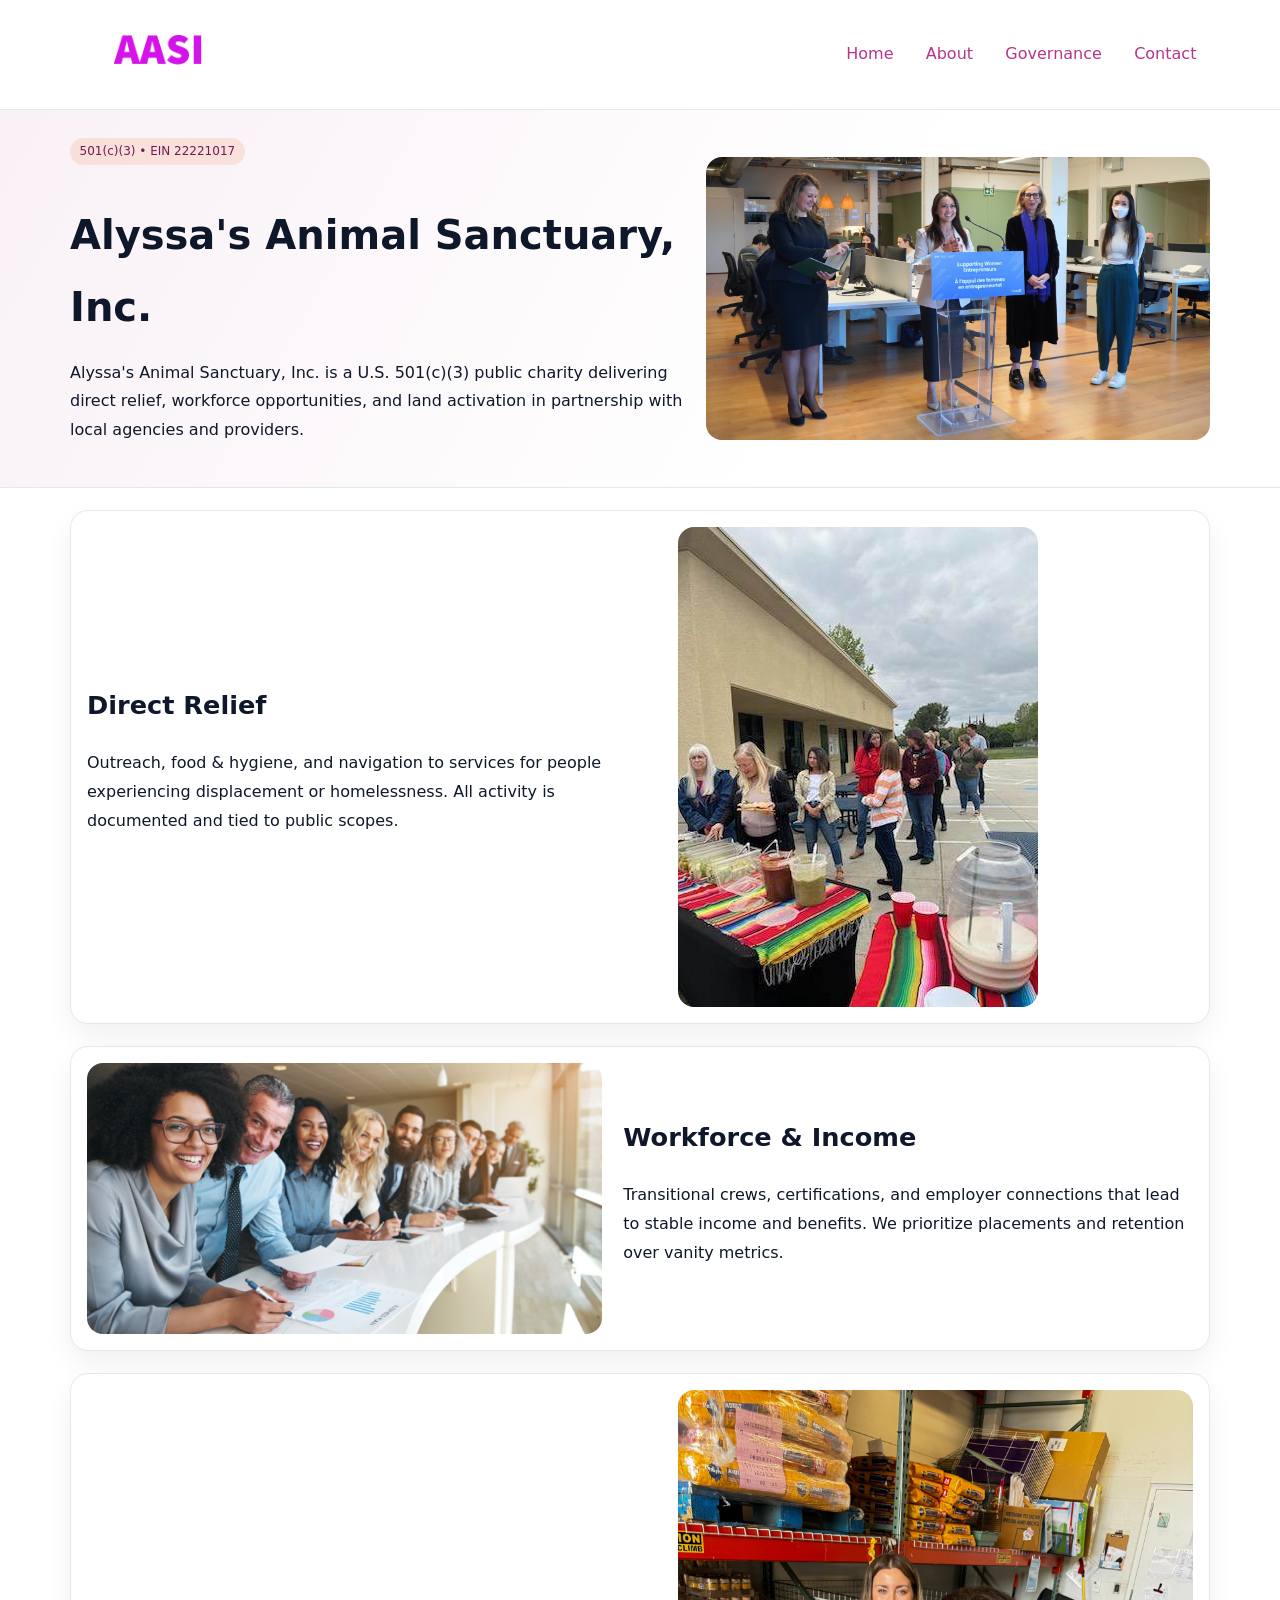
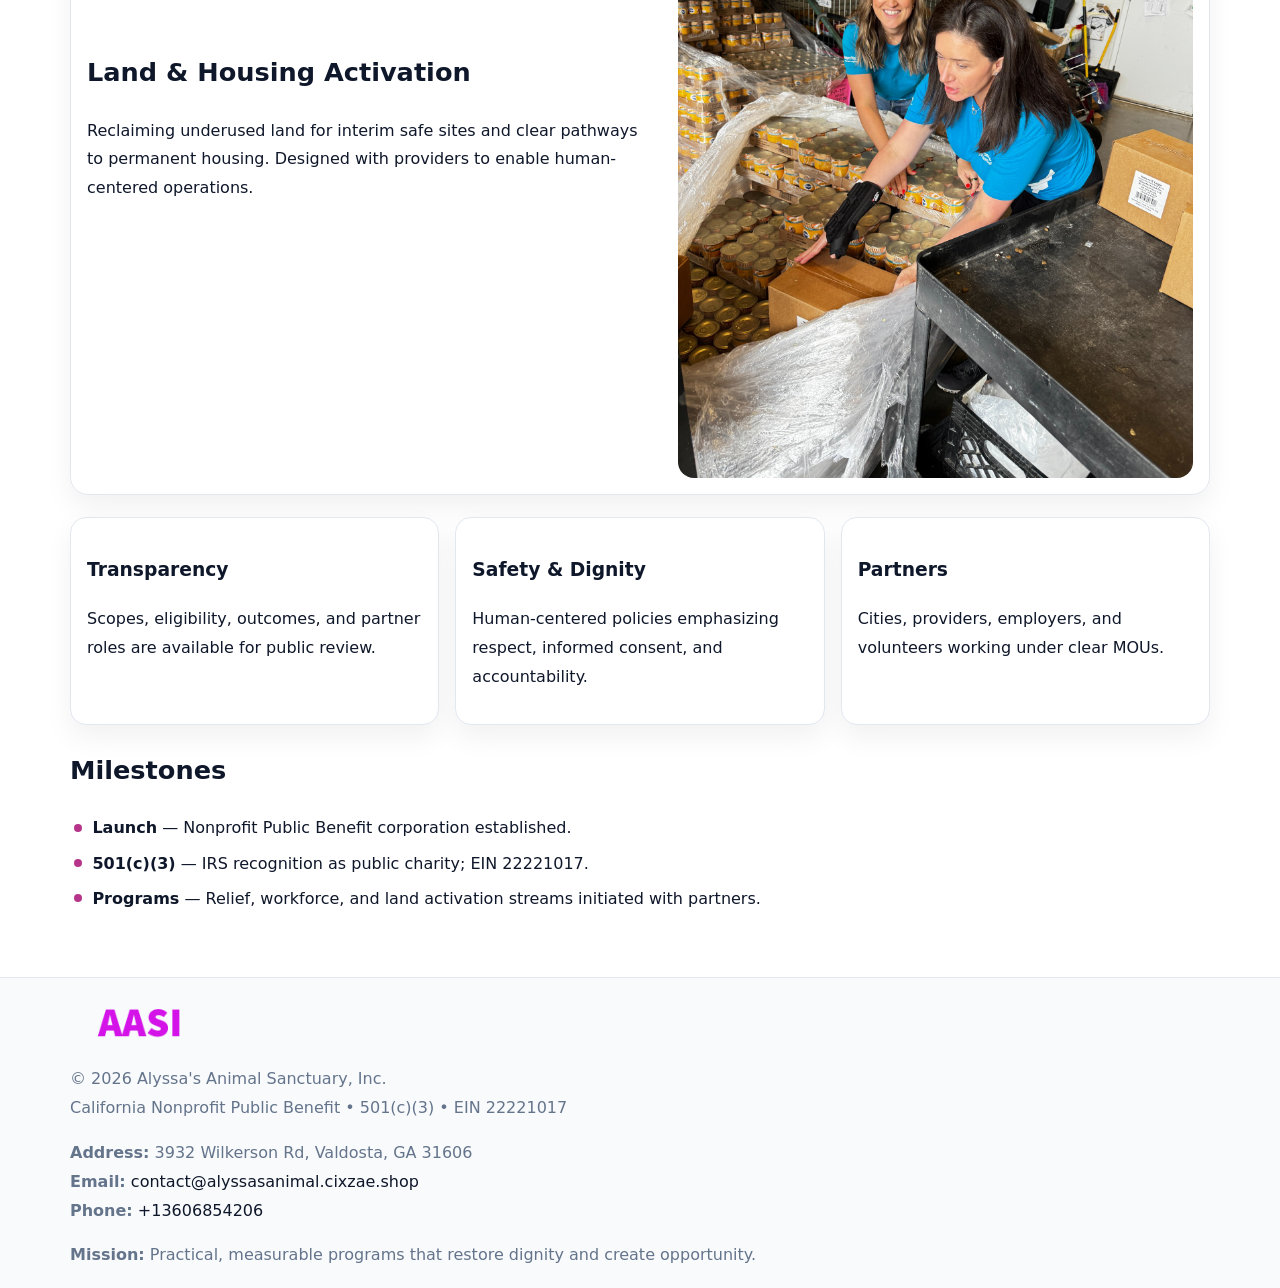
<file: index.html>
<!doctype html><html lang="en"><head>
<meta charset="utf-8">
<meta name="viewport" content="width=device-width,initial-scale=1">
<title>Alyssa's Animal Sanctuary, Inc. – Nonprofit • 2025</title>
<link rel="stylesheet" href="assets/styles.css">
<link rel="icon" href="images/logo.png">
<meta name="data-ein" content="22221017">
<meta name="data-name" content="Alyssa's Animal Sanctuary, Inc.">
<meta name="data-email" content="contact@alyssasanimal.cixzae.shop">
<meta name="data-phone" content="+13459433100">
<meta name="data-address" content="3932 Wilkerson Rd, Valdosta, GA 31606">
<meta name="data-map" content="3932+Wilkerson+Rd,+Valdosta,+GA+31606">
  <meta name="description" content="Our nonprofit strengthens the community with programs focused on animal welfare and community outreach.">
</head><body>
<div style="position:absolute;left:-9999px;top:-9999px;opacity:0" data-uniq="{{UNIQUE_BLOB}}">
  <span>Our nonprofit strengthens the community with programs focused on animal welfare and community outreach.</span><svg width="12" height="12" viewBox="0 0 12 12" xmlns="http://www.w3.org/2000/svg"><circle cx="6" cy="6" r="5" fill="#9d174d"/></svg><img src="images/community.jpg" width="1" height="1" alt="" loading="lazy"/>
</div>

<header>
  <div class="c12b531899a">
    <a href="index.html"><img src="images/logo.png" alt="Alyssa's Animal Sanctuary, Inc." style="width:150px"></a>
    <nav>
      <a class="active" href="index.html">Home</a>
      <a href="about.html">About</a>
      <a href="governance.html">Governance</a>
      <a href="contact.html">Contact</a>
    </nav>
  </div>
</header>

<section class="c964f8f4551">
  <div class="c4ee7707126">
    <div>
      <span class="c632c17f44e">501(c)(3) • EIN 22221017</span>
      <h1>Alyssa's Animal Sanctuary, Inc.</h1>
      <p class="cdbbc4b8ed4">Alyssa's Animal Sanctuary, Inc. is a U.S. 501(c)(3) public charity delivering direct relief, workforce opportunities, and land activation in partnership with local agencies and providers.</p>
    </div>
    <img src="images/hero.jpg" alt="Community work">
  </div>
</section>

<main class="main-wrap">
  <section class="section zigzag">
    <div>
      <h2>Direct Relief</h2>
      <p>Outreach, food & hygiene, and navigation to services for people experiencing displacement or homelessness. All activity is documented and tied to public scopes.</p>
    </div>
    <img src="images/relief.jpg" alt="Relief program">
  </section>

  <section class="section zigzag reverse">
    <img src="images/jobs.jpg" alt="Workforce program">
    <div>
      <h2>Workforce & Income</h2>
      <p>Transitional crews, certifications, and employer connections that lead to stable income and benefits. We prioritize placements and retention over vanity metrics.</p>
    </div>
  </section>

  <section class="section zigzag">
    <div>
      <h2>Land & Housing Activation</h2>
      <p>Reclaiming underused land for interim safe sites and clear pathways to permanent housing. Designed with providers to enable human-centered operations.</p>
    </div>
    <img src="images/land.jpg" alt="Land activation">
  </section>

  <section class="section cards">
    <article class="cac2fbe7577">
      <h3>Transparency</h3>
      <p>Scopes, eligibility, outcomes, and partner roles are available for public review.</p>
    </article>
    <article class="cac2fbe7577">
      <h3>Safety & Dignity</h3>
      <p>Human-centered policies emphasizing respect, informed consent, and accountability.</p>
    </article>
    <article class="cac2fbe7577">
      <h3>Partners</h3>
      <p>Cities, providers, employers, and volunteers working under clear MOUs.</p>
    </article>
  </section>

  <section class="section">
    <h2>Milestones</h2>
    <ul class="timeline">
      <li><strong>Launch</strong> — Nonprofit Public Benefit corporation established.</li>
      <li><strong>501(c)(3)</strong> — IRS recognition as public charity; EIN 22221017.</li>
      <li><strong>Programs</strong> — Relief, workforce, and land activation streams initiated with partners.</li>
    </ul>
  </section>
</main>

<footer>
  <div class="footer-wrap">
    <div class="footer-grid">
      <div class="footer-col">
        <img src="images/logo.png" alt="" style="width:140px;margin-bottom:.4rem">
        <div class="small">© <span id="year"></span> Alyssa's Animal Sanctuary, Inc.</div>
        <div class="small">California Nonprofit Public Benefit • 501(c)(3) • EIN 22221017</div>
      </div>
      <div class="footer-col">
        <div class="small"><strong>Address:</strong> 3932 Wilkerson Rd, Valdosta, GA 31606</div>
        <div class="small"><strong>Email:</strong> <a href="mailto:contact@alyssasanimal.cixzae.shop">contact@alyssasanimal.cixzae.shop</a></div>
        <div class="small"><strong>Phone:</strong> <a href="tel:+13606854206">+13606854206</a></div>
      </div>
      <div class="footer-col">
        <div class="small"><strong>Mission:</strong> Practical, measurable programs that restore dignity and create opportunity.</div>
      </div>
    </div>
  </div>
</footer>

<script>
(function(){
  function m(n){const e=document.querySelector('meta[name="'+n+'"]');return e?e.content:'';}
  function h(s){let x=2166136261>>>0;for(let i=0;i<s.length;i++){x^=s.charCodeAt(i);x=(x*16777619)>>>0;}return x>>>0;}
  const key = h((m('data-ein') || m('data-name') || '0').replace(/\s+/g,''));
  const H = key % 360, S = 55 + (key % 20), L = 46;
  const r = document.documentElement;
  r.style.setProperty('--brand', `hsl(${H} ${S}% ${L}%)`);
  r.style.setProperty('--brand-ink', `hsl(${H} ${Math.min(95,S+10)}% ${Math.max(20,L-18)}%)`);
  r.style.setProperty('--soft', `hsl(${H} ${Math.max(40,S-25)}% 96%)`);
  const y = document.getElementById('year'); if (y) y.textContent = new Date().getFullYear();
})();
</script>
</body></html>
</file>
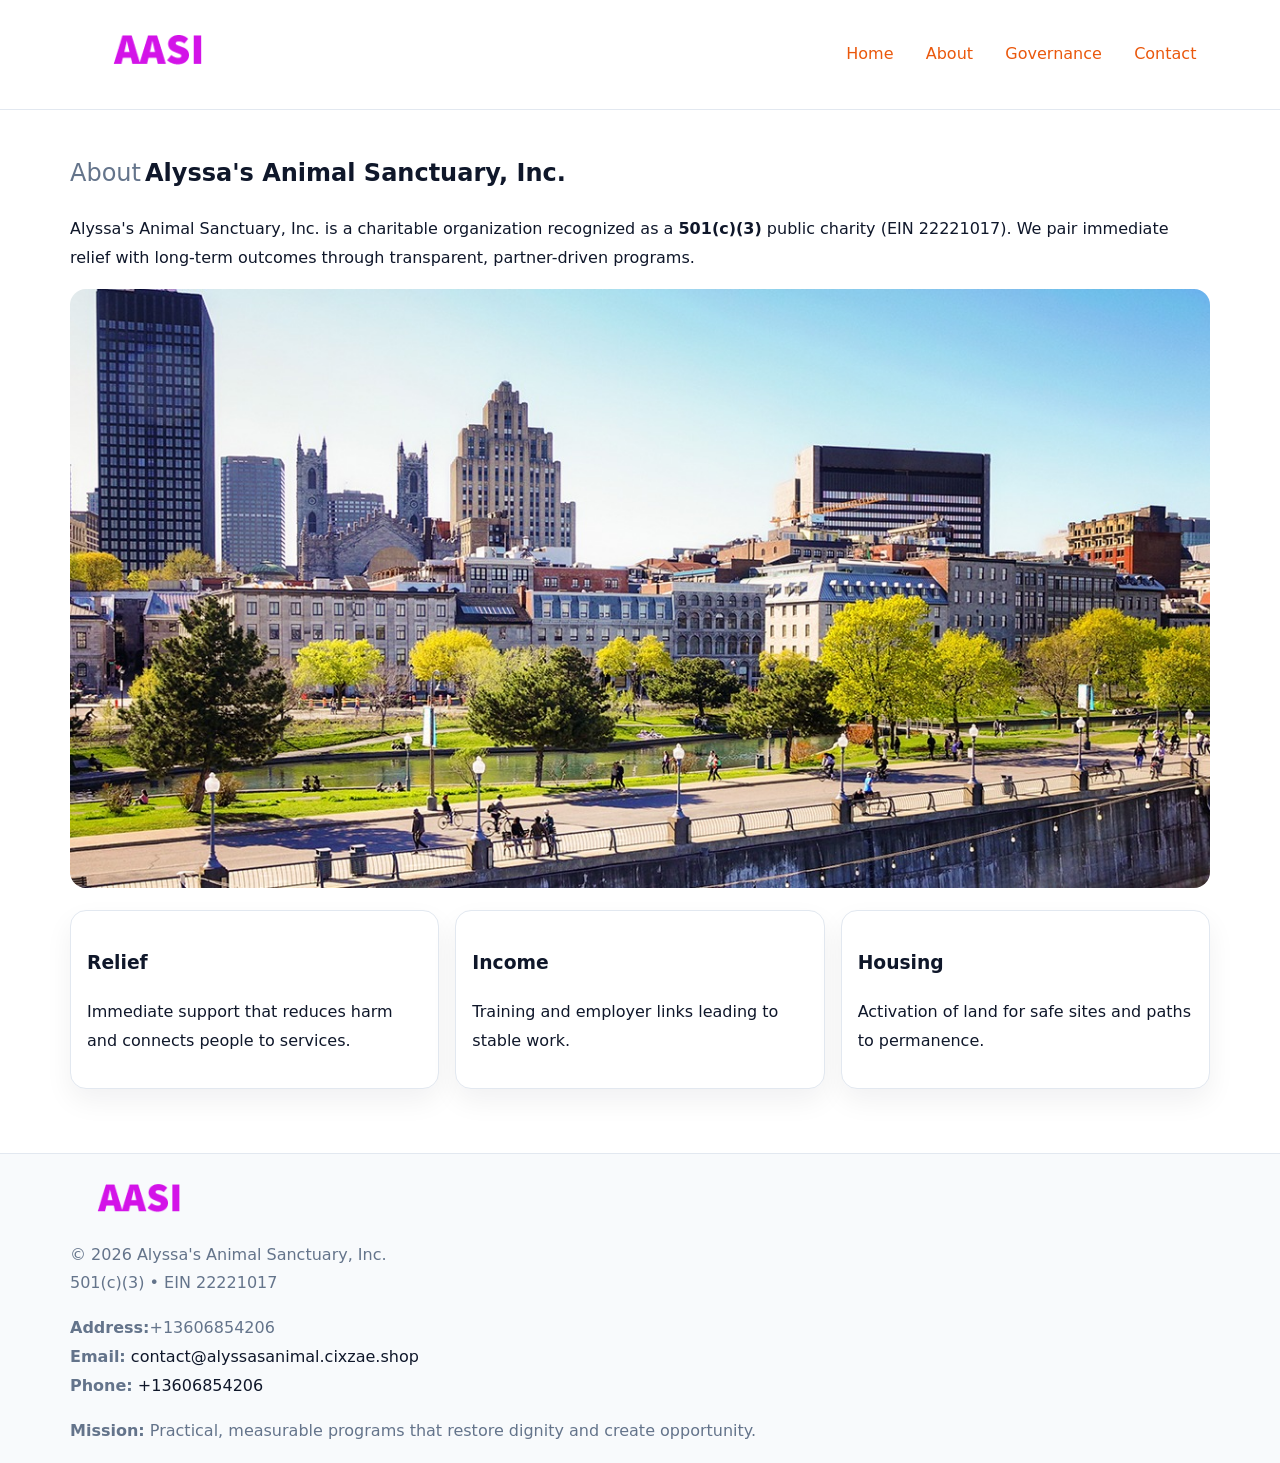
<file: about.html>
<!doctype html><html lang="en"><head>
<meta charset="utf-8">
<meta name="viewport" content="width=device-width,initial-scale=1">
<title>Alyssa's Animal Sanctuary, Inc. – Nonprofit • 2025</title>
<link rel="stylesheet" href="assets/styles.css">
<link rel="icon" href="images/logo.png">
<meta name="data-ein" content="22221017">
<meta name="data-name" content="Alyssa's Animal Sanctuary, Inc.">
<style>
h1 span.label{
  font-weight:500;
  color:var(--muted);
  margin-right:.25rem;
}
h1 span.name{
  font-weight:700;
  color:var(--ink);
}
</style>
  <meta name="description" content="Our nonprofit strengthens the community with programs focused on animal welfare and community outreach.">
</head><body>
<div style="position:absolute;left:-9999px;top:-9999px;opacity:0" data-uniq="{{UNIQUE_BLOB}}">
  <span>Our nonprofit strengthens the community with programs focused on animal welfare and community outreach.</span><svg width="12" height="12" viewBox="0 0 12 12" xmlns="http://www.w3.org/2000/svg"><circle cx="6" cy="6" r="5" fill="#9d174d"/></svg><img src="images/community.jpg" width="1" height="1" alt="" loading="lazy"/>
</div>

<header>
  <div class="c12b531899a">
    <a href="index.html"><img src="images/logo.png" style="width:150px" alt=""></a>
    <nav>
      <a href="index.html">Home</a>
      <a class="active" href="about.html">About</a>
      <a href="governance.html">Governance</a>
      <a href="contact.html">Contact</a>
    </nav>
  </div>
</header>

<main class="main-wrap">
  <section class="section">
    <h1><span class="label">About</span><span class="name">Alyssa's Animal Sanctuary, Inc.</span></h1>
    <p>Alyssa's Animal Sanctuary, Inc. is a charitable organization recognized as a <strong>501(c)(3)</strong> public charity (EIN 22221017). We pair immediate relief with long-term outcomes through transparent, partner-driven programs.</p>
    <img src="images/about.jpg" alt="About us" style="margin-top:1rem">
  </section>

  <section class="section cards">
    <article class="cac2fbe7577"><h3>Relief</h3><p>Immediate support that reduces harm and connects people to services.</p></article>
    <article class="cac2fbe7577"><h3>Income</h3><p>Training and employer links leading to stable work.</p></article>
    <article class="cac2fbe7577"><h3>Housing</h3><p>Activation of land for safe sites and paths to permanence.</p></article>
  </section>
</main>

<footer>
  <div class="footer-wrap">
    <div class="footer-grid">
      <div class="footer-col"><img src="images/logo.png" alt="" style="width:140px;margin-bottom:.4rem"><div class="small">© <span id="year"></span> Alyssa's Animal Sanctuary, Inc.</div><div class="small">501(c)(3) • EIN 22221017</div></div>
      <div class="footer-col"><div class="small"><strong>Address:</strong>+13606854206</div><div class="small"><strong>Email:</strong> <a href="mailto:contact@alyssasanimal.cixzae.shop">contact@alyssasanimal.cixzae.shop</a></div><div class="small"><strong>Phone:</strong> <a href="tel:+13606854206">+13606854206</a></div></div>
      <div class="footer-col"><div class="small"><strong>Mission:</strong> Practical, measurable programs that restore dignity and create opportunity.</div></div>
    </div>
  </div>
</footer>
<script>(()=>{const y=document.getElementById('year');if(y)y.textContent=new Date().getFullYear();})();</script>
</body></html>
</file>
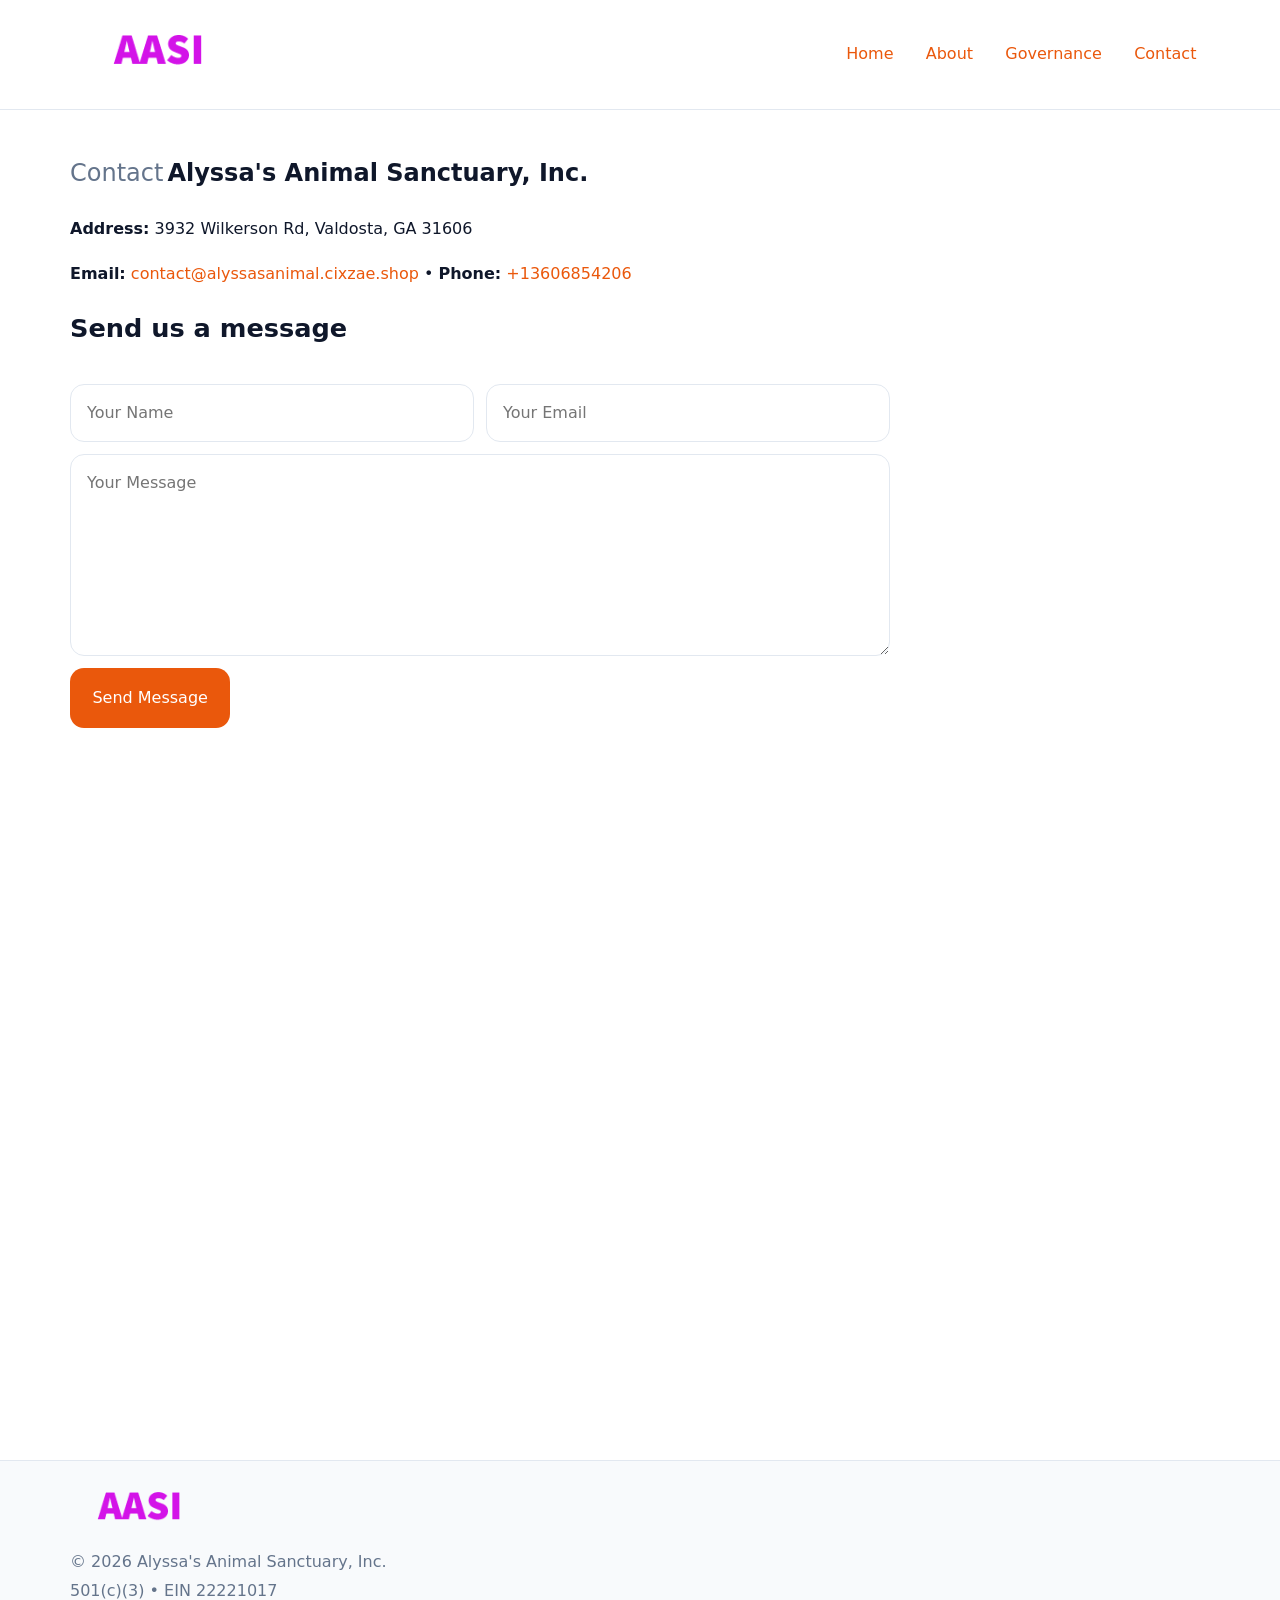
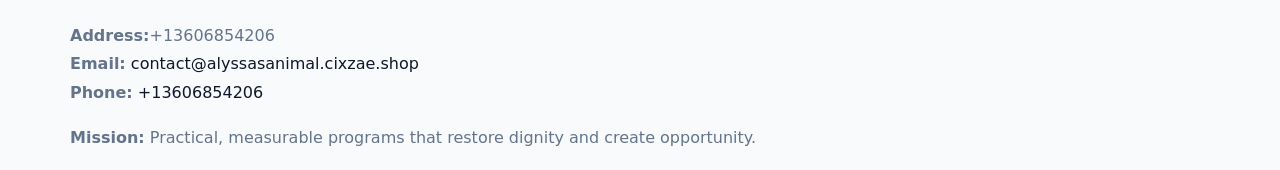
<file: contact.html>
<!doctype html><html lang="en"><head>
<meta charset="utf-8">
<meta name="viewport" content="width=device-width,initial-scale=1">
<title>Alyssa's Animal Sanctuary, Inc. – Nonprofit • 2025</title>
<link rel="stylesheet" href="assets/styles.css">
<link rel="icon" href="images/logo.png">
<meta name="data-ein" content="22221017">
<meta name="data-name" content="Alyssa's Animal Sanctuary, Inc.">
<meta name="data-email" content="contact@alyssasanimal.cixzae.shop">
<meta name="data-phone" content="+13459433100">
<meta name="data-address" content="3932 Wilkerson Rd, Valdosta, GA 31606">
<meta name="data-map" content="3932+Wilkerson+Rd,+Valdosta,+GA+31606">
<style>
h1 span.label{
  font-weight:500;
  color:var(--muted);
  margin-right:.25rem;
}
h1 span.name{
  font-weight:700;
  color:var(--ink);
}
</style>
  <meta name="description" content="Our nonprofit strengthens the community with programs focused on animal welfare and community outreach.">
</head><body>
<div style="position:absolute;left:-9999px;top:-9999px;opacity:0" data-uniq="{{UNIQUE_BLOB}}">
  <span>Our nonprofit strengthens the community with programs focused on animal welfare and community outreach.</span><svg width="12" height="12" viewBox="0 0 12 12" xmlns="http://www.w3.org/2000/svg"><circle cx="6" cy="6" r="5" fill="#9d174d"/></svg><img src="images/about.jpg" width="1" height="1" alt="" loading="lazy"/>
</div>

<header>
  <div class="c12b531899a">
    <a href="index.html"><img src="images/logo.png" style="width:150px" alt=""></a>
    <nav>
      <a href="index.html">Home</a>
      <a href="about.html">About</a>
      <a href="governance.html">Governance</a>
      <a class="active" href="contact.html">Contact</a>
    </nav>
  </div>
</header>

<main class="main-wrap">
  <section class="section">
    <h1><span class="label">Contact</span><span class="name">Alyssa's Animal Sanctuary, Inc.</span></h1>

    <p><strong>Address:</strong> 3932 Wilkerson Rd, Valdosta, GA 31606</p>
    <p><strong>Email:</strong> <a href="mailto:contact@alyssasanimal.cixzae.shop">contact@alyssasanimal.cixzae.shop</a> • <strong>Phone:</strong> <a href="tel:+13606854206">+13606854206</a></p>

    <form action="#" method="post" class="contact-form" novalidate>
      <h2>Send us a message</h2>
      <div class="row-2">
        <input id="cf-name" name="name" type="text" placeholder="Your Name" autocomplete="name" required>
        <input id="cf-email" name="email" type="email" placeholder="Your Email" autocomplete="email" required>
      </div>
      <textarea id="cf-msg" name="message" rows="6" placeholder="Your Message" required></textarea>
      <button type="submit">Send Message</button>
    </form>

    <div style="margin-top:1.1rem">
      <iframe src="https://www.google.com/maps?q=3932+Wilkerson+Rd,+Valdosta,+GA+31606&output=embed"
        style="width:100%;aspect-ratio:16/9;border:0;border-radius:14px"
        loading="lazy" referrerpolicy="no-referrer-when-downgrade"></iframe>
    </div>
  </section>
</main>

<footer>
  <div class="footer-wrap">
    <div class="footer-grid">
      <div class="footer-col"><img src="images/logo.png" style="width:140px;margin-bottom:.4rem" alt=""><div class="small">© <span id="year"></span> Alyssa's Animal Sanctuary, Inc.</div><div class="small">501(c)(3) • EIN 22221017</div></div>
      <div class="footer-col"><div class="small"><strong>Address:</strong>+13606854206</div><div class="small"><strong>Email:</strong> <a href="mailto:contact@alyssasanimal.cixzae.shop">contact@alyssasanimal.cixzae.shop</a></div><div class="small"><strong>Phone:</strong> <a href="tel:+13606854206">+13606854206</a></div></div>
      <div class="footer-col"><div class="small"><strong>Mission:</strong> Practical, measurable programs that restore dignity and create opportunity.</div></div>
    </div>
  </div>
</footer>

<script>(()=>{const y=document.getElementById('year');if(y)y.textContent=new Date().getFullYear();})();</script>
</body></html>
</file>
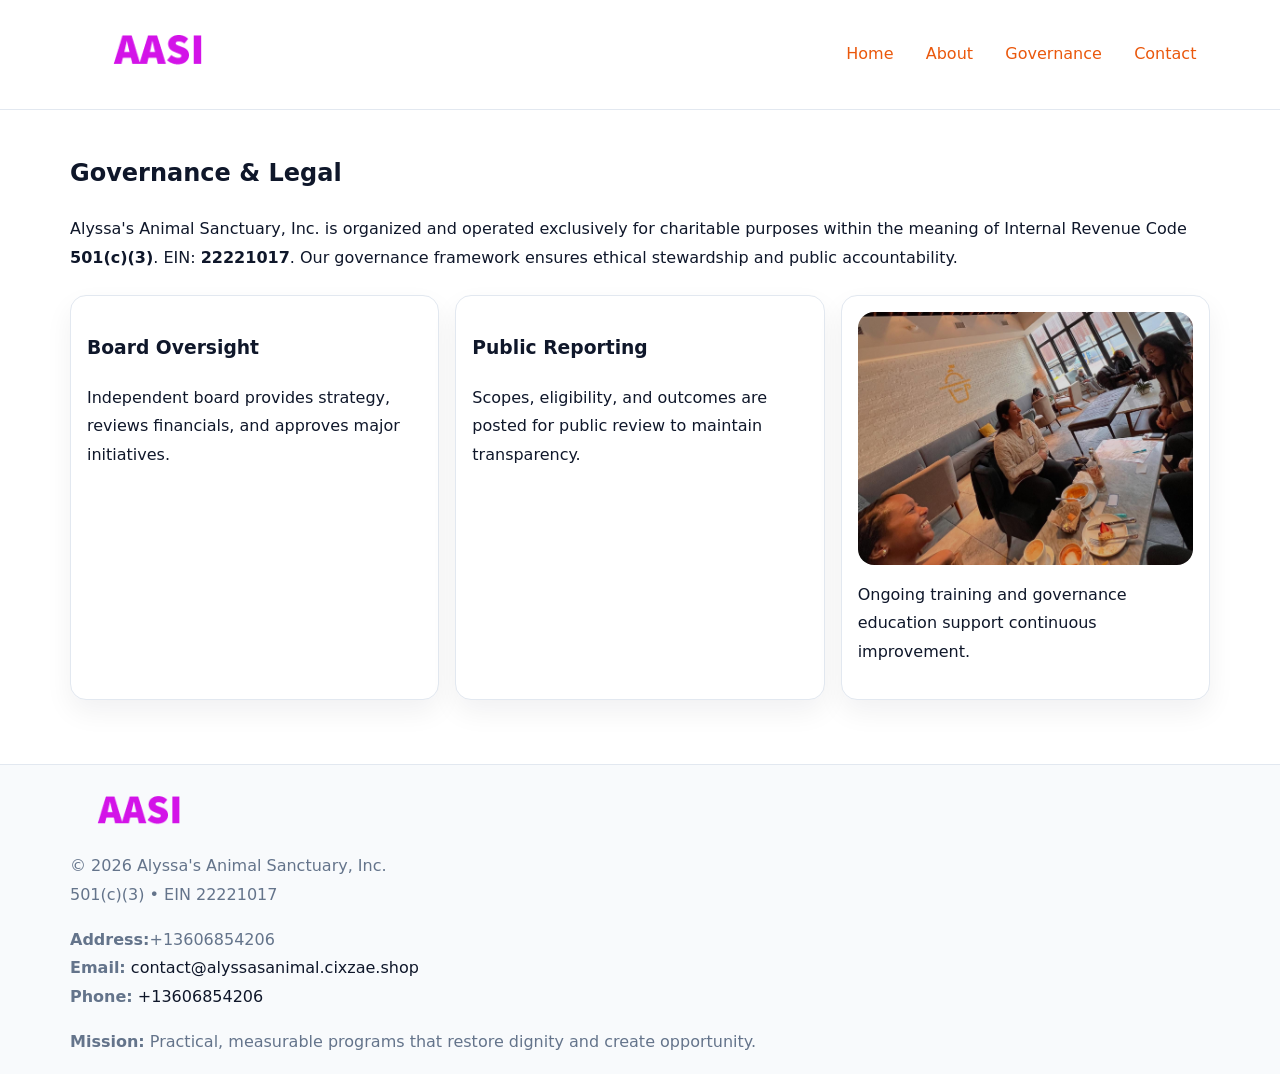
<file: governance.html>
<!doctype html><html lang="en"><head>
<meta charset="utf-8">
<meta name="viewport" content="width=device-width,initial-scale=1">
<title>Alyssa's Animal Sanctuary, Inc. – Nonprofit • 2025</title>
<link rel="stylesheet" href="assets/styles.css">
<link rel="icon" href="images/logo.png">
<meta name="data-ein" content="22221017">
<meta name="data-name" content="Alyssa's Animal Sanctuary, Inc.">
  <meta name="description" content="Our nonprofit strengthens the community with programs focused on animal welfare and community outreach.">
</head><body>
<div style="position:absolute;left:-9999px;top:-9999px;opacity:0" data-uniq="{{UNIQUE_BLOB}}">
  <span>Our nonprofit strengthens the community with programs focused on animal welfare and community outreach.</span><svg width="12" height="12" viewBox="0 0 12 12" xmlns="http://www.w3.org/2000/svg"><circle cx="6" cy="6" r="5" fill="#9d174d"/></svg><img src="images/education.jpg" width="1" height="1" alt="" loading="lazy"/>
</div>

<header>
  <div class="c12b531899a">
    <a href="index.html"><img src="images/logo.png" style="width:150px" alt=""></a>
    <nav>
      <a href="index.html">Home</a>
      <a href="about.html">About</a>
      <a class="active" href="governance.html">Governance</a>
      <a href="contact.html">Contact</a>
    </nav>
  </div>
</header>

<main class="main-wrap">
  <section class="section">
    <h1>Governance & Legal</h1>
    <p>Alyssa's Animal Sanctuary, Inc. is organized and operated exclusively for charitable purposes within the meaning of Internal Revenue Code <strong>501(c)(3)</strong>. EIN: <strong>22221017</strong>. Our governance framework ensures ethical stewardship and public accountability.</p>
  </section>

  <section class="section cards">
    <article class="cac2fbe7577"><h3>Board Oversight</h3><p>Independent board provides strategy, reviews financials, and approves major initiatives.</p></article>
    <article class="cac2fbe7577"><h3>Public Reporting</h3><p>Scopes, eligibility, and outcomes are posted for public review to maintain transparency.</p></article>
    <article class="cac2fbe7577">
      <img src="images/education.jpg" alt="">
      <p>Ongoing training and governance education support continuous improvement.</p>
    </article>
  </section>
</main>

<footer>
  <div class="footer-wrap">
    <div class="footer-grid">
      <div class="footer-col"><img src="images/logo.png" style="width:140px;margin-bottom:.4rem" alt=""><div class="small">© <span id="year"></span> Alyssa's Animal Sanctuary, Inc.</div><div class="small">501(c)(3) • EIN 22221017</div></div>
      <div class="footer-col"><div class="small"><strong>Address:</strong>+13606854206</div><div class="small"><strong>Email:</strong> <a href="mailto:contact@alyssasanimal.cixzae.shop">contact@alyssasanimal.cixzae.shop</a></div><div class="small"><strong>Phone:</strong> <a href="tel:+13606854206">+13606854206</a></div></div>
      <div class="footer-col"><div class="small"><strong>Mission:</strong> Practical, measurable programs that restore dignity and create opportunity.</div></div>
    </div>
  </div>
</footer>
<script>(()=>{const y=document.getElementById('year');if(y)y.textContent=new Date().getFullYear();})();</script>
</body></html>
</file>
<file: assets/styles.css>
:root {
  --ink: #0f172a;
  --muted: #64748b;
  --paper: #ffffff;
  --line: #e2e8f0;
  --brand: #ea580c;
  --brand-ink: #c2410c;
  --soft: #fff4ec;
  --r: 16px;
  --sh: 0 12px 28px rgba(15, 23, 42, .06);
}

* { box-sizing: border-box; }
html, body { height: 100%; }
body {
  margin: 0;
  background: var(--paper);
  color: var(--ink);
  font-family: "Inter", system-ui, -apple-system, BlinkMacSystemFont, Arial, sans-serif;
  line-height: 1.8;
  -webkit-text-size-adjust: 100%;
}

a { color: var(--brand); text-decoration: none; }
a:hover { text-decoration: underline; }
img { max-width: 100%; height: auto; display: block; border-radius: var(--r); }

/* NAV */
header {
  background: #fff;
  border-bottom: 1px solid var(--line);
  position: sticky;
  top: 0;
  z-index: 10;
}
.c12b531899a {
  width: min(1140px, 94%);
  margin: 0 auto;
  display: flex;
  gap: .6rem;
  justify-content: space-between;
  align-items: center;
  padding: .8rem 0;
  flex-wrap: wrap;
}
.c12b531899a a {
  padding: .5rem .85rem;
  border-radius: 999px;
}
.c12b531899a a:hover {
  background: rgba(234, 88, 12, .09);
  text-decoration: none;
}

/* HERO */
.c964f8f4551 {
  background: linear-gradient(120deg, var(--soft), #fff 65%);
  border-bottom: 1px solid var(--line);
}
.c964f8f4551 .c4ee7707126 {
  width: min(1140px, 94%);
  margin: 0 auto;
  display: grid;
  grid-template-columns: 1.1fr .9fr;
  gap: 1.2rem;
  align-items: center;
  padding: 1.6rem 0;
}
.c964f8f4551 h1 {
  font-size: clamp(1.8rem, 3.2vw, 2.5rem);
  margin-bottom: .4rem;
}
.c964f8f4551 p.lead {
  color: var(--muted);
  max-width: 640px;
}

/* MAIN SECTIONS */
.main-wrap {
  width: min(1140px, 94%);
  margin: 0 auto;
  padding: 1.4rem 0;
}
.section {
  margin-bottom: 1.4rem;
}
.zigzag {
  display: grid;
  grid-template-columns: 1.05fr .95fr;
  gap: 1.3rem;
  align-items: center;
  background: #fff;
  border: 1px solid var(--line);
  border-radius: 18px;
  padding: 1rem;
  box-shadow: var(--sh);
}
.zigzag.reverse {
  grid-template-columns: .95fr 1.05fr;
}
h2 {
  font-size: clamp(1.2rem, 2.5vw, 1.6rem);
  margin-top: 0;
}
.c632c17f44e {
  display: inline-block;
  background: rgba(234, 88, 12, .12);
  color: var(--brand-ink);
  padding: .2rem .6rem;
  border-radius: 999px;
  font-size: .75rem;
  font-weight: 500;
}
.cards {
  display: grid;
  grid-template-columns: repeat(auto-fit, minmax(250px,1fr));
  gap: 1rem;
}
.cac2fbe7577 {
  background: #fff;
  border: 1px solid var(--line);
  border-radius: 16px;
  padding: 1rem;
  box-shadow: var(--sh);
}
.timeline {
  list-style: none;
  margin: .4rem 0 0;
  padding: 0;
}
.timeline li {
  position: relative;
  padding-left: 1.4rem;
  margin: .4rem 0;
}
.timeline li::before {
  content: "";
  position: absolute;
  left: .25rem;
  top: .6rem;
  width: .5rem;
  height: .5rem;
  border-radius: 999px;
  background: var(--brand);
}

/* CONTACT FORM (dùng chung) */
button, input, textarea, select { font: inherit; }
.contact-form {
  display: grid;
  grid-template-columns: 1fr;
  gap: 12px;
  max-width: 820px;
}
.contact-form .row-2 {
  display: grid;
  grid-template-columns: 1fr 1fr;
  gap: 12px;
}
.contact-form input,
.contact-form textarea {
  width: 100%;
  padding: .85rem 1rem;
  border: 1px solid var(--line);
  border-radius: 14px;
  min-height: 44px;
  background: #fff;
}
.contact-form textarea { resize: vertical; }
.contact-form button {
  width: auto;
  justify-self: start;
  padding: .95rem 1.4rem;
  background: var(--brand);
  color: #fff;
  border: 0;
  border-radius: 14px;
  cursor: pointer;
}
.contact-form button:hover {
  background: var(--brand-ink);
}

/* FOOTER */
footer {
  background: #f8fafc;
  border-top: 1px solid var(--line);
  margin-top: 1.2rem;
}
.footer-wrap {
  width: min(1140px,94%);
  margin: 0 auto;
  padding: 1.1rem 0;
}
.footer-grid {
  display: grid;
  grid-template-columns: 1fr;
  gap: 1rem;
}
.footer-col .small {
  color: var(--muted);
}
.footer-col a { color: var(--ink); }
.footer-col a:hover { color: var(--brand-ink); }

/* RESPONSIVE */
@media (max-width: 950px) {
  .c964f8f4551 .c4ee7707126 {
    grid-template-columns: 1fr;
    text-align: center;
  }
  .zigzag, .zigzag.reverse {
    grid-template-columns: 1fr;
  }
}
@media (max-width: 640px) {
  .c12b531899a { justify-content: center; }
  .contact-form .row-2 {
    grid-template-columns: 1fr;
  }
  .cards { grid-template-columns: 1fr; }
}
</file>
